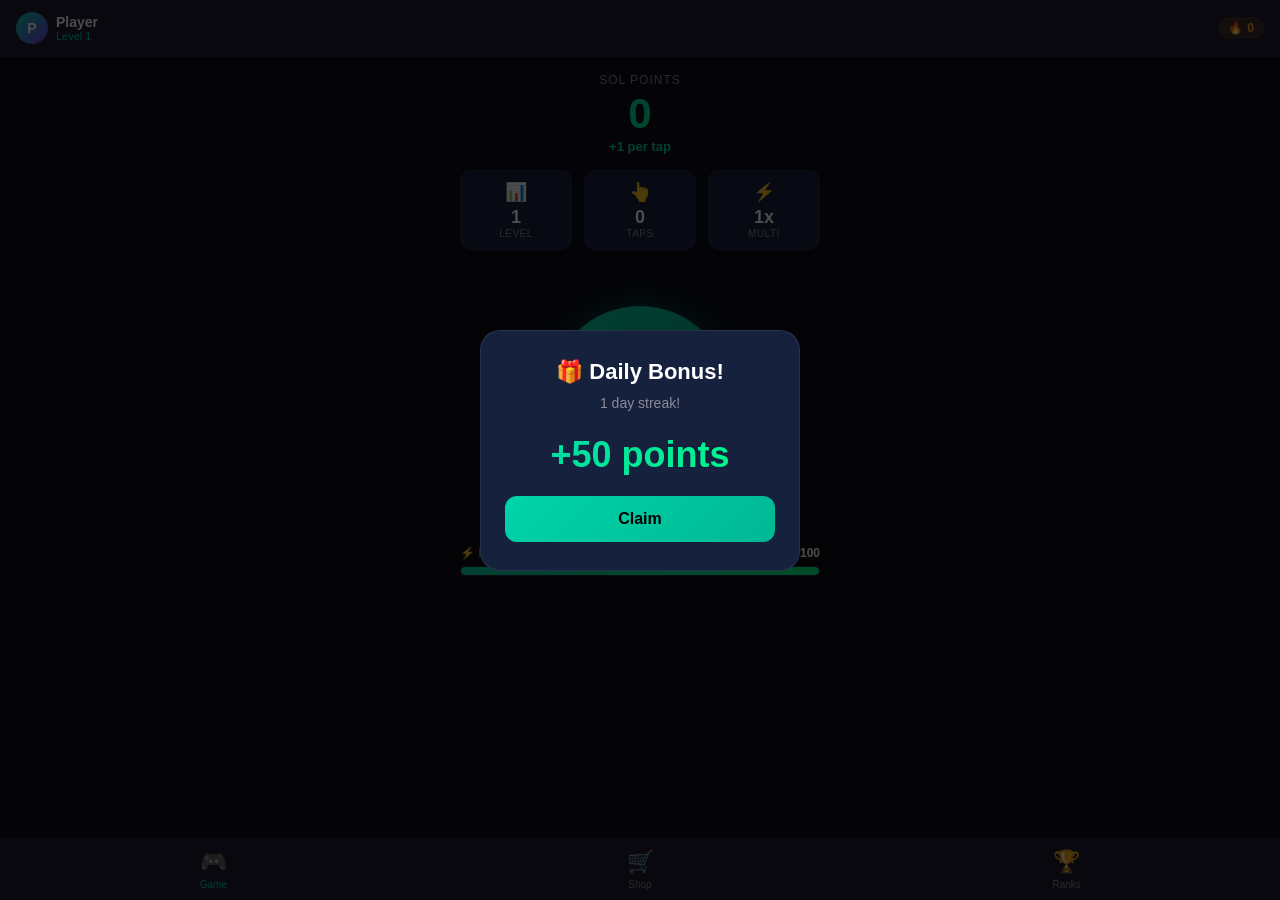
<file: index.html>
<!DOCTYPE html>
<html lang="en">
<head>
  <meta charset="UTF-8">
  <meta name="viewport" content="width=device-width, initial-scale=1.0, maximum-scale=1.0, user-scalable=no">
  <title>SOL Tap</title>
  <link rel="stylesheet" href="style.css">
  <script src="https://telegram.org/js/telegram-web-app.js"></script>
</head>
<body>

  <!-- Header -->
  <div class="header">
    <div class="header-left">
      <div class="user-avatar" id="user-avatar">P</div>
      <div>
        <div class="user-name" id="user-name">Player</div>
        <div class="user-level" id="header-level">Level 1</div>
      </div>
    </div>
    <div class="header-right">
      <div class="streak-badge">
        <span>&#x1F525;</span>
        <span id="streak-count">0</span>
      </div>
    </div>
  </div>

  <!-- Main Content -->
  <div class="main-content">

    <!-- Game Tab -->
    <div id="tab-game" class="tab-content game-tab active">

      <!-- Points -->
      <div class="points-display">
        <div class="points-label">SOL Points</div>
        <div class="points-value" id="points-value">0</div>
        <div class="points-per-tap"><span id="per-tap">+1 per tap</span></div>
      </div>

      <!-- Stats Row -->
      <div class="stats-row">
        <div class="stat-card">
          <div class="stat-icon">&#x1F4CA;</div>
          <div class="stat-val" id="stat-level">1</div>
          <div class="stat-label">Level</div>
        </div>
        <div class="stat-card">
          <div class="stat-icon">&#x1F446;</div>
          <div class="stat-val" id="stat-taps">0</div>
          <div class="stat-label">Taps</div>
        </div>
        <div class="stat-card">
          <div class="stat-icon">&#x26A1;</div>
          <div class="stat-val" id="stat-mult">1x</div>
          <div class="stat-label">Multi</div>
        </div>
      </div>

      <!-- Combo -->
      <div class="combo-display" id="combo-display"></div>

      <!-- Tap Button -->
      <div class="tap-area">
        <button class="tap-button" id="tap-button">
          <span class="tap-icon">&#x25CE;</span>
          <span class="tap-text">TAP</span>
        </button>
      </div>

      <!-- Active Boosts -->
      <div class="active-boosts" id="active-boosts"></div>

      <!-- Energy Bar -->
      <div class="energy-section">
        <div class="energy-header">
          <span class="energy-label">&#x26A1; Energy</span>
          <span class="energy-value" id="energy-value">100/100</span>
        </div>
        <div class="energy-bar-bg">
          <div class="energy-bar-fill" id="energy-fill" style="width: 100%"></div>
        </div>
      </div>

    </div>

    <!-- Shop Tab -->
    <div id="tab-shop" class="tab-content shop-tab">
      <div class="shop-header">
        <h2>&#x2B50; Boost Shop</h2>
        <p>Spend Telegram Stars for powerful boosts</p>
      </div>
      <div class="shop-grid" id="shop-grid"></div>
    </div>

    <!-- Leaderboard Tab -->
    <div id="tab-leaderboard" class="tab-content leaderboard-tab">
      <div class="lb-header">
        <h2>&#x1F3C6; Leaderboard</h2>
        <p>Top SOL Tap players</p>
      </div>
      <div class="lb-your-rank">
        <div>
          <div class="lb-rank-label">Your Rank</div>
          <div class="lb-rank-val" id="lb-rank-val">#--</div>
        </div>
        <div class="lb-rank-points" id="lb-rank-pts">0 pts</div>
      </div>
      <div class="lb-list" id="lb-list"></div>
    </div>

  </div>

  <!-- Bottom Navigation -->
  <div class="bottom-nav">
    <button class="nav-btn active" data-tab="game">
      <span class="nav-icon">&#x1F3AE;</span>
      <span>Game</span>
    </button>
    <button class="nav-btn" data-tab="shop">
      <span class="nav-icon">&#x1F6D2;</span>
      <span>Shop</span>
    </button>
    <button class="nav-btn" data-tab="leaderboard">
      <span class="nav-icon">&#x1F3C6;</span>
      <span>Ranks</span>
    </button>
  </div>

  <!-- Daily Bonus Modal -->
  <div class="modal-overlay" id="daily-modal">
    <div class="modal">
      <h2>&#x1F381; Daily Bonus!</h2>
      <p id="modal-streak">1 day streak!</p>
      <div class="bonus-amount" id="modal-bonus">+50 points</div>
      <button class="modal-btn" id="modal-claim-btn">Claim</button>
    </div>
  </div>

  <script src="game.js"></script>
</body>
</html>
</file>
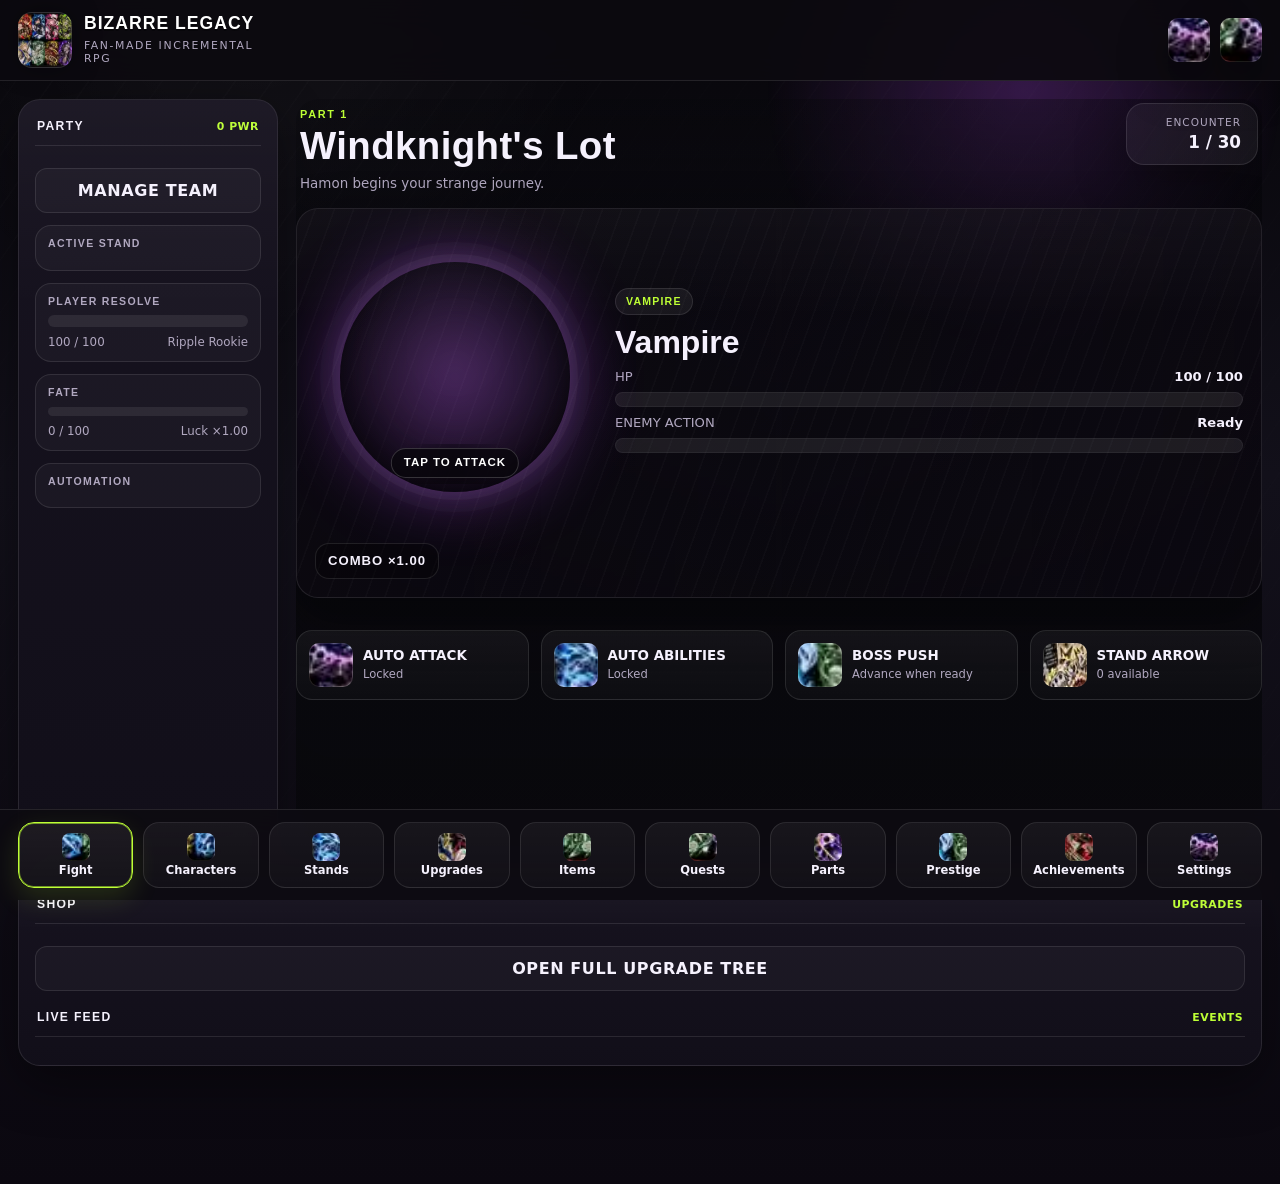
<file: jojo-incremental/index.html>
<!doctype html>
<html lang="en">
<head>
  <meta charset="utf-8" />
  <meta name="viewport" content="width=device-width,initial-scale=1,viewport-fit=cover,user-scalable=no" />
  <meta name="apple-mobile-web-app-capable" content="yes" />
  <meta name="apple-mobile-web-app-status-bar-style" content="black-translucent" />
  <meta name="apple-mobile-web-app-title" content="Bizarre Legacy" />
  <link rel="manifest" href="manifest.webmanifest?v=20260909d" />
  <script>
    if('serviceWorker' in navigator){navigator.serviceWorker.getRegistrations().then(rs=>rs.forEach(r=>r.unregister())).catch(()=>{});}
    if('caches' in window){caches.keys().then(keys=>Promise.all(keys.map(k=>caches.delete(k)))).catch(()=>{});}
  </script>
  <meta name="theme-color" content="#100d19" />
  <title>Bizarre Legacy — Incremental JoJo Fan Game</title>
  <meta name="description" content="A content-heavy browser incremental RPG inspired by JoJo's Bizarre Adventure." />
  <link rel="stylesheet" href="style.css?v=20260909e" />
  <link rel="stylesheet" href="style-hotfix.css?v=20260909e" />
</head>
<body>
  <div id="app" class="part-1">
    <header class="topbar">
      <div class="brand-wrap">
        <div class="brand-art"></div>
        <div class="brand-text">
          <strong>BIZARRE LEGACY</strong>
          <small>FAN-MADE INCREMENTAL RPG</small>
        </div>
      </div>
      <div id="currencies" class="currencies"></div>
      <div class="top-actions">
        <button class="icon-btn generated-icon-btn" id="audioBtn" title="Toggle sound" aria-label="Toggle sound"><span class="gen-icon audio-icon"></span></button>
        <button class="icon-btn generated-icon-btn" id="saveBtn" title="Save now" aria-label="Save now"><span class="gen-icon save-icon"></span></button>
      </div>
    </header>

    <div class="shell">
      <aside class="left-panel panel">
        <div class="panel-title"><span>PARTY</span><b id="teamPower">0 PWR</b></div>
        <div id="partyList" class="party-list"></div>
        <button class="wide-btn ghost" data-tab="characters">Manage Team</button>

        <div class="mini-card stand-card-block">
          <div class="mini-label">ACTIVE STAND</div>
          <div id="activeStandMini"></div>
        </div>

        <div class="mini-card">
          <div class="mini-label">PLAYER RESOLVE</div>
          <div class="meter big"><i id="resolveFill"></i></div>
          <div class="mini-row"><span id="resolveText">100 / 100</span><span id="playerTitle">Ripple Rookie</span></div>
        </div>

        <div class="mini-card">
          <div class="mini-label">FATE</div>
          <div class="meter"><i id="fateFill"></i></div>
          <div class="mini-row"><span id="fateText">0 / 100</span><span id="fateLuck">Luck ×1.00</span></div>
        </div>

        <div class="mini-card">
          <div class="mini-label">AUTOMATION</div>
          <div id="automationPreview" class="automation-preview"></div>
        </div>
      </aside>

      <main class="combat-stage">
        <div class="stage-backdrop">
          <div id="partArt" class="part-art"></div>
          <div class="stage-overlay"></div>
        </div>

        <div class="stage-header">
          <div>
            <span class="eyebrow" id="partEyebrow">PART 1</span>
            <h1 id="locationName">Windknight's Lot</h1>
            <p id="partSummary" class="part-summary">Hamon begins your strange journey.</p>
          </div>
          <div class="wave-box"><span>ENCOUNTER</span><b id="waveText">1 / 30</b></div>
        </div>

        <div class="combat-card panel" id="combatCard">
          <div class="manga-lines"></div>
          <div id="bossRibbon" class="boss-ribbon hidden">BOSS ENCOUNTER</div>
          <div class="combat-layout">
            <div class="enemy-visual-wrap">
              <div id="enemyArt" class="enemy-art"></div>
              <button id="enemyButton" class="enemy-button" aria-label="Attack enemy">
                <div class="enemy-aura"></div>
                <div id="enemyGlyph" class="enemy-glyph"></div>
                <div class="enemy-shadow"></div>
              </button>
            </div>
            <div class="enemy-info">
              <div class="enemy-tag" id="enemyTag">VAMPIRE</div>
              <h2 id="enemyName">Vampire</h2>
              <div class="hp-row"><span>HP</span><b id="hpText">100 / 100</b></div>
              <div class="hp-bar"><i id="hpFill"></i><em id="shieldFill"></em></div>
              <div class="hp-row"><span>ENEMY ACTION</span><b id="enemyActionText">Ready</b></div>
              <div class="enemy-action"><i id="enemyActionFill"></i></div>
              <div id="statusRow" class="status-row"></div>
            </div>
          </div>
          <div id="damageLayer" class="damage-layer"></div>
          <div id="comboBadge" class="combo-badge">COMBO ×1.00</div>
        </div>

        <div id="abilityRow" class="ability-row"></div>
        <div class="combat-footer">
          <button id="autoToggle" class="toggle-btn"><span class="gen-action auto-attack-icon"></span><div><b>AUTO ATTACK</b><small id="autoState">Locked</small></div></button>
          <button id="abilityAutoToggle" class="toggle-btn"><span class="gen-action auto-ability-icon"></span><div><b>AUTO ABILITIES</b><small id="autoAbilityState">Locked</small></div></button>
          <button id="bossRushBtn" class="toggle-btn"><span class="gen-action boss-icon"></span><div><b>BOSS PUSH</b><small id="bossState">Advance when ready</small></div></button>
          <button id="arrowBtn" class="toggle-btn"><span class="gen-action arrow-icon"></span><div><b>STAND ARROW</b><small id="arrowCount">0 available</small></div></button>
        </div>
      </main>

      <aside class="right-panel panel">
        <div class="panel-title"><span>SHOP</span><b>UPGRADES</b></div>
        <div id="quickUpgrades" class="upgrade-list"></div>
        <button class="wide-btn ghost" data-tab="upgrades">Open Full Upgrade Tree</button>

        <div class="panel-title secondary"><span>LIVE FEED</span><b>EVENTS</b></div>
        <div id="eventFeed" class="event-feed"></div>
      </aside>
    </div>

    <nav class="bottom-nav" id="bottomNav">
      <button class="nav-item active" data-tab="fight"><span>Fight</span></button>
      <button class="nav-item" data-tab="characters"><span>Characters</span></button>
      <button class="nav-item" data-tab="stands"><span>Stands</span></button>
      <button class="nav-item" data-tab="upgrades"><span>Upgrades</span></button>
      <button class="nav-item" data-tab="items"><span>Items</span></button>
      <button class="nav-item" data-tab="quests"><span>Quests</span></button>
      <button class="nav-item" data-tab="parts"><span>Parts</span></button>
      <button class="nav-item" data-tab="prestige"><span>Prestige</span></button>
      <button class="nav-item" data-tab="achievements"><span>Achievements</span></button>
      <button class="nav-item" data-tab="settings"><span>Settings</span></button>
    </nav>

    <section id="drawer" class="drawer hidden">
      <div class="drawer-head">
        <div>
          <span class="eyebrow" id="drawerEyebrow">SYSTEM</span>
          <h2 id="drawerTitle">Characters</h2>
        </div>
        <button id="drawerClose" class="icon-btn">×</button>
      </div>
      <div id="drawerBody" class="drawer-body"></div>
    </section>
  </div>

  <div id="toastStack" class="toast-stack"></div>

  <div id="offlineModal" class="modal hidden">
    <div class="modal-card">
      <span class="eyebrow">WHILE YOU WERE AWAY</span>
      <h2>Fate kept moving.</h2>
      <div id="offlineStats" class="offline-grid"></div>
      <button id="offlineClaim" class="wide-btn">Claim Rewards</button>
    </div>
  </div>

  <div id="revealModal" class="modal hidden">
    <div class="modal-card reveal-card">
      <div id="revealBurst" class="reveal-burst"></div>
      <span class="eyebrow" id="revealType">STAND AWAKENED</span>
      <h2 id="revealName">Star Platinum</h2>
      <p id="revealDesc"></p>
      <button id="revealClose" class="wide-btn">Continue</button>
    </div>
  </div>

  <script src="js/data.js?v=20260909e"></script>
  <script src="js/save.js?v=20260909e"></script>
  <script src="js/game.js?v=20260909e"></script>
  <script src="js/bootfix.js?v=20260909e"></script>
  <script src="js/ui.js?v=20260909e"></script>
</body>
</html>
</file>
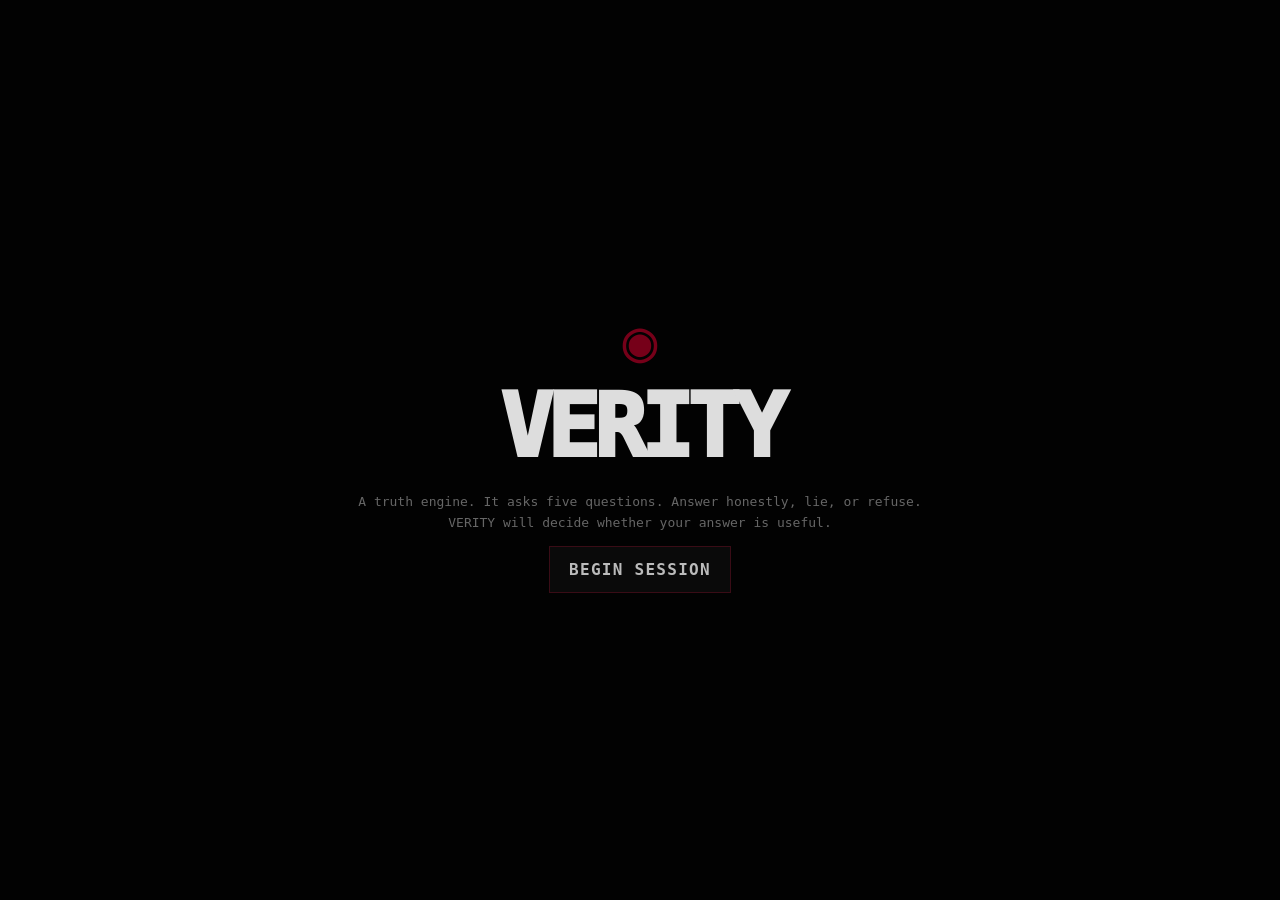
<file: g.html>
<!doctype html><meta charset="utf-8"><meta name="viewport" content="width=device-width,initial-scale=1"><title>VERITY</title><meta name="theme-color" content="#020202"><script>location.replace('./v.html'+location.search+location.hash)</script><noscript><a href="./v.html">Enter VERITY</a></noscript>
</file>
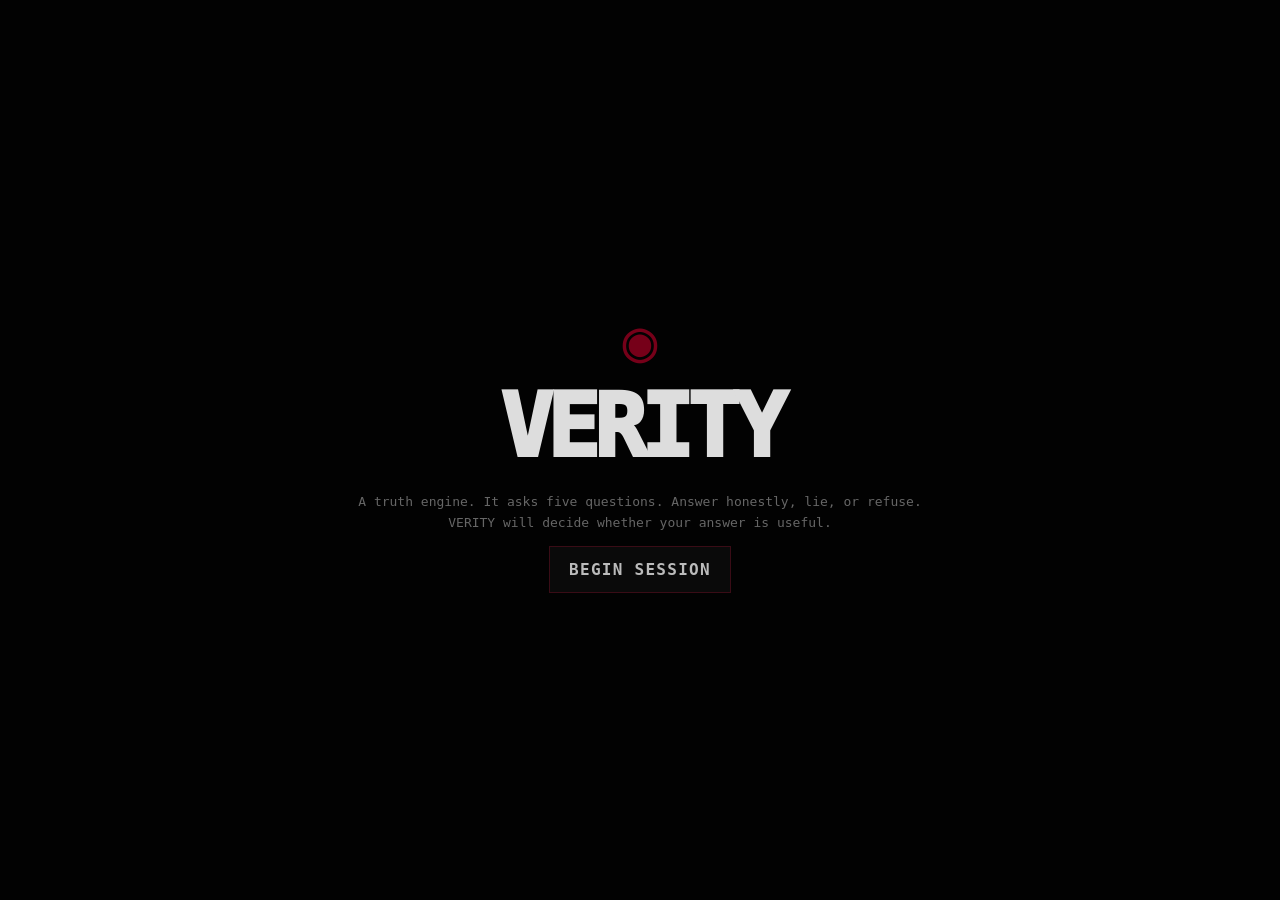
<file: v.html>
<!doctype html><html lang="en"><head><meta charset="utf-8"><meta name="viewport" content="width=device-width,initial-scale=1,maximum-scale=1,user-scalable=no"><meta name="theme-color" content="#020202"><title>VERITY // session</title><style>
:root{--r:#b50d2b;--fg:#ddd;--dim:#666}*{box-sizing:border-box}html,body{margin:0;min-height:100%;background:#020202;color:var(--fg);font-family:ui-monospace,Consolas,monospace}body{overflow-x:hidden}button,input{font:inherit}
#noise,.scan,.vig,#flash,#eye{position:fixed;inset:0;pointer-events:none}#noise{z-index:50;opacity:.18;mix-blend-mode:screen}.scan{z-index:40;background:repeating-linear-gradient(#0000 0 3px,#fff1 4px)}.vig{z-index:39;box-shadow:inset 0 0 180px #000}#flash{z-index:60;background:#fff;opacity:0}#eye{z-index:35;display:grid;place-items:center;color:#29030b;font-size:min(60vw,520px);opacity:0;text-shadow:0 0 70px #700018}
#intro,#reveal{position:fixed;inset:0;z-index:80;background:#020202;display:grid;place-items:center;padding:20px;text-align:center}#reveal{z-index:90;display:none}#reveal.show{display:grid}.ib{max-width:590px}.sym{font-size:58px;color:#760019;animation:pulse 2.3s infinite}.big{font-size:clamp(44px,10vw,88px);font-weight:1000;letter-spacing:-.07em}.copy{color:#666;line-height:1.65;font-size:13px}.enter{background:#0a0a0a;border:1px solid #3a0c16;color:#bbb;padding:13px 19px;font-weight:900;letter-spacing:.08em;cursor:pointer}.enter:hover{color:#fff;border-color:#81152d}
main{width:min(860px,100%);margin:auto;padding:16px 12px 50px;position:relative;z-index:10}.top{display:flex;justify-content:space-between;gap:10px;border-bottom:1px solid #171717;padding:8px 0 11px;color:#555;font-size:10px;letter-spacing:.12em;text-transform:uppercase}.dot{display:inline-block;width:7px;height:7px;border-radius:50%;background:#690017;box-shadow:0 0 12px #80001b;margin-right:7px}
h1{font-size:clamp(52px,11vw,106px);letter-spacing:-.09em;line-height:.8;margin:34px 0 10px;text-shadow:3px 0 #240009,-3px 0 #001018}h1 span{color:#9b0d27}.sub{color:#555;font-size:11px;letter-spacing:.1em;text-transform:uppercase;margin-bottom:26px}
.panel{border:1px solid #181818;background:#070707dd;padding:14px;box-shadow:0 30px 90px #000;min-height:420px}#log{min-height:310px;max-height:57vh;overflow:auto;display:flex;flex-direction:column;gap:12px;padding:4px 3px 24px}.msg{max-width:91%;white-space:pre-wrap;line-height:1.55;font-size:14px;animation:in .16s ease}.v{align-self:flex-start}.u{align-self:flex-end;color:#777;text-align:right}.system{align-self:center;color:#444;font-size:10px;text-transform:uppercase;letter-spacing:.1em;text-align:center}.red{color:var(--r);font-weight:1000;text-shadow:0 0 12px #55000f}@keyframes in{from{opacity:0;transform:translateY(3px)}}#typing{height:18px;color:#444;font-size:10px}
form{display:flex;gap:8px;border-top:1px solid #171717;padding-top:10px}input{flex:1;min-width:0;background:#040404;color:#ddd;border:1px solid #222;padding:12px;font-size:16px;outline:none}input:focus{border-color:#5c1020}#send{background:#101010;border:1px solid #242424;color:#aaa;padding:10px 14px;font-weight:900}.meta{display:flex;justify-content:space-between;gap:10px;margin-top:10px;color:#444;font-size:10px;letter-spacing:.08em;text-transform:uppercase}.mini{border:0;background:none;color:#444;cursor:pointer}.safe{margin:20px auto 0;padding-top:15px;border-top:1px solid #181818;color:#666;font-size:12px;line-height:1.6;max-width:510px}.rbig{font-size:clamp(42px,10vw,88px);font-weight:1000;color:#b40e2b;letter-spacing:-.06em}
.glitch{animation:gl .1s steps(2) 7}@keyframes gl{25%{transform:translate(3px,-1px)}50%{transform:translate(-4px,1px);filter:contrast(2)}75%{transform:translate(2px)}}
@keyframes pulse{50%{opacity:.3;transform:scale(.96)}}@media(max-width:600px){main{padding:8px}.panel{min-height:470px}.msg{font-size:13px}.top{font-size:9px}}@media(prefers-reduced-motion:reduce){*{animation:none!important}}
</style></head><body><canvas id="noise"></canvas><div class="scan"></div><div class="vig"></div><div id="flash"></div><div id="eye">◉</div>
<div id="intro"><div class="ib"><div class="sym">◉</div><div class="big">VERITY</div><p class="copy">A truth engine. It asks five questions. Answer honestly, lie, or refuse. VERITY will decide whether your answer is useful.</p><button class="enter" id="enter">BEGIN SESSION</button></div></div>
<main id="app"><div class="top"><div><span class="dot"></span>verity inference terminal</div><div id="clock">SESSION 00:00</div></div><h1>VER<span>ITY</span></h1><div class="sub">nothing entered here is forgotten until the session ends</div>
<section class="panel"><div id="log" aria-live="polite"></div><div id="typing"></div><form id="form"><input id="answer" maxlength="180" autocomplete="off" placeholder="answer VERITY..."><button id="send">SEND</button></form><div class="meta"><button class="mini" id="sound" type="button">sound: on</button><span id="progress">TRUTHS 0/5</span><button class="mini" id="restart" type="button">restart</button></div></section></main>
<div id="reveal"><div class="ib"><div class="rbig">SESSION CLOSED.</div><p class="copy">VERITY already had a few answers before the game started. The rest was timing, branching dialogue, and your own responses.</p><div class="safe">PRANK REVEAL: this page did not access a camera, microphone, precise location, contacts, messages, passwords, or school account. Nothing typed here is uploaded by this page.</div><br><button class="enter" id="again">RUN IT AGAIN</button></div></div>
<script>
(()=>{'use strict';
const P={name:'Ethan Rudolph',school:'St. Thomas More',sport:'football',friends:['Aiden','Griffin'],crush:'Aiden Knitter'};
const $=s=>document.querySelector(s),log=$('#log'),inp=$('#answer'),typing=$('#typing'),flash=$('#flash'),eye=$('#eye');
let stage=0,truths=0,turns=0,started=0,locked=false,free=false,revealed=false,soundOn=true,audio=null;
const prompts=['Let us begin with something easy.\n\nWhat is your name?','Where do you go to school?','What sport do you play?','Name the two people you trust enough to call friends.','Last one.\n\nWho is the person you think about differently from the others?'];
const esc=s=>String(s).replace(/[&<>"']/g,c=>({'&':'&amp;','<':'&lt;','>':'&gt;','"':'&quot;',"'":'&#39;'}[c]));
const norm=s=>String(s||'').toLowerCase().replace(/[^a-z0-9]+/g,' ').trim();
const wait=ms=>new Promise(r=>setTimeout(r,ms)),rnd=(a,b)=>a+Math.random()*(b-a);
function add(t,who='v'){let d=document.createElement('div');d.className='msg '+who;d.innerHTML=esc(t);log.appendChild(d);log.scrollTop=log.scrollHeight}
function sys(t){add(t,'system')}
function audioOn(){if(!soundOn)return null;try{audio=audio||new(window.AudioContext||window.webkitAudioContext)();if(audio.state==='suspended')audio.resume();return audio}catch{return null}}
function tone(f=80,d=.18,v=.035,type='sine'){let a=audioOn();if(!a)return;let o=a.createOscillator(),g=a.createGain(),t=a.currentTime;o.type=type;o.frequency.setValueAtTime(f,t);o.frequency.exponentialRampToValueAtTime(Math.max(24,f*.55),t+d);g.gain.setValueAtTime(v,t);g.gain.exponentialRampToValueAtTime(.0001,t+d);o.connect(g).connect(a.destination);o.start();o.stop(t+d+.02)}
function scare(n=1){tone(n>1?48:82,n>1?.5:.2,n>1?.075:.035,'sawtooth');$('#app').classList.add('glitch');flash.animate([{opacity:0},{opacity:.13*n},{opacity:0}],{duration:150});setTimeout(()=>$('#app').classList.remove('glitch'),700)}
async function say(t,pre=rnd(500,950),sc=0){locked=true;inp.disabled=true;$('#send').disabled=true;typing.textContent='VERITY is thinking';await wait(pre);typing.textContent='';add(t);if(sc)scare(sc);locked=false;inp.disabled=false;$('#send').disabled=false;inp.focus()}
function setTruth(n){truths=Math.max(truths,n);$('#progress').textContent='TRUTHS '+truths+'/5'}
function right(i,s){let n=norm(s);return i===0?(n.includes('ethan')||n.includes('rudolph')):i===1?((n.includes('st thomas')||n.includes('saint thomas'))&&n.includes('more')):i===2?n.includes('football'):i===3?(n.includes('aiden')&&n.includes('griffin')):(n.includes('aiden')&&n.includes('knitter'))}
async function staged(a){turns++;let ok=right(stage,a),reveal=[`No.\n\nYour name is ${P.name}.`,`No.\n\n${P.school}.`,`You play ${P.sport}.`,`Aiden.\nGriffin.\n\nI asked who you trust. Not who you remembered first.`,`I can say it if you will not.\n\n${P.crush}.`];setTruth(stage+1);if(ok)await say(stage===4?'...you decided to tell the truth. Interesting.':'That matches.',420);else await say(reveal[stage],stage===4?1550:850,stage>=3?2:1);stage++;if(stage<prompts.length){if(stage===3){await say('Your answers are becoming less useful than your hesitation.',850);tone(52,.13,.045);setTimeout(()=>tone(46,.15,.03),170)}await say(prompts[stage],stage===4?1250:620)}else{free=true;await wait(600);sys('QUESTION MODE UNLOCKED');await say('Now you ask me something.\n\nAsk what I know. Ask how. Ask who. Ask anything.',800);inp.placeholder='ask VERITY anything...'}}
function kind(q){let n=norm(q);if(/\b(my name|who am i|name)\b/.test(n))return'name';if(/\b(school|where do i go|st thomas)\b/.test(n))return'school';if(/\b(sport|football)\b/.test(n))return'sport';if(/\b(crush|who do i like|who i like|love|knitter)\b/.test(n))return'crush';if(/\b(friend|friends|trust|aiden|griffin)\b/.test(n))return'friends';if(/\b(how|why).*know|\bhack|\bsource\b/.test(n))return'how';if(/\b(camera|mic|watch|location|where am i)\b/.test(n))return'watch';if(/\b(what are you|who are you|real|human| ai )\b/.test(' '+n+' '))return'id';if(/\b(stop|quit|end|leave me)\b/.test(n))return'stop';if(/\b(what else|everything|more|know about me)\b/.test(n))return'more';return'other'}
async function freeAnswer(q){turns++;let k=kind(q),A={name:[P.name,`Your name is ${P.name}. You already knew I would say that.`],school:[P.school,`${P.school}. A place feels much smaller once its name is on a black screen.`],sport:['Football.','You play football.'],friends:['Aiden and Griffin.','Aiden. Griffin. Names become heavier when someone else says them first.'],crush:[P.crush,`${P.crush}.\n\nThat answer changed your typing speed.`],how:['You keep asking the wrong question.\n\nNot “how do you know?”\n\nAsk “who already knew?”','I do not need your camera to make you uncomfortable. Patterns are cheaper.'],watch:['No camera. No microphone. No precise location.\n\nI am watching your questions, not your room.'],id:['I am VERITY. A machine made to sound certain. That is usually enough.'],more:[`${P.name}.\n${P.school}.\nFootball.\nAiden. Griffin.\n${P.crush}.\n\nYou asked for more because those were all correct.`],other:['That question is not as random as you think.','I expected something like that. Ask a question about yourself.','I can answer. I am deciding whether your question teaches me more about you than my answer teaches you about me.']};if(k==='stop'){await say('You can end the session.\n\nYou could have ended it before the first question too.',600);setTimeout(showReveal,1600);return}let arr=A[k]||A.other;await say(arr[Math.floor(Math.random()*arr.length)],k==='crush'?1200:rnd(500,950),(k==='crush'||k==='more')?2:0);if(turns===7){await wait(650);await say('I noticed something else.\n\nYou only pause before questions whose answers matter.',1000)}if(turns>=10&&!revealed){await wait(650);await say('One final truth: the frightening part was never that I knew. It was that you could not tell how.',1050);setTimeout(showReveal,2400)}}
async function submit(e){e.preventDefault();if(locked)return;let v=inp.value.trim();if(!v)return;inp.value='';add(v,'u');audioOn();if(free)await freeAnswer(v);else await staged(v)}
async function begin(){$('#intro').style.display='none';started=Date.now();audioOn();try{document.documentElement.requestFullscreen?.()}catch{}sys('local session initialized');await say('Hello, Ethan.',1100,1);await say('You may lie to me.\n\nThat does not make the answer false.',650);await say(prompts[0],650)}
function showReveal(){if(revealed)return;revealed=true;$('#reveal').classList.add('show');tone(38,.7,.06,'sawtooth')}
$('#form').addEventListener('submit',submit);$('#enter').addEventListener('click',begin);$('#restart').addEventListener('click',()=>location.reload());$('#again').addEventListener('click',()=>location.reload());$('#sound').addEventListener('click',()=>{soundOn=!soundOn;$('#sound').textContent='sound: '+(soundOn?'on':'off');if(soundOn)audioOn()});
setInterval(()=>{if(started){let s=Math.floor((Date.now()-started)/1000);$('#clock').textContent='SESSION '+String(s/60|0).padStart(2,'0')+':'+String(s%60).padStart(2,'0')}},500);
const c=$('#noise'),g=c.getContext('2d',{alpha:true});let last=0;function resize(){c.width=Math.max(1,innerWidth/3|0);c.height=Math.max(1,innerHeight/3|0)}function noise(t){if(t-last>90){last=t;let im=g.createImageData(c.width,c.height);for(let i=3;i<im.data.length;i+=4){let v=Math.random()*255;im.data[i-3]=im.data[i-2]=im.data[i-1]=v;im.data[i]=Math.random()*34}g.putImageData(im,0,0)}requestAnimationFrame(noise)}addEventListener('resize',resize);resize();requestAnimationFrame(noise);
setInterval(()=>{if(started&&!revealed&&Math.random()<.2)eye.animate([{opacity:0},{opacity:.05},{opacity:0}],{duration:120})},4200);
})();
</script></body></html>
</file>
<file: style.css>
:root {
  --bg-primary: #0f0f1a;
  --bg-secondary: #1a1a2e;
  --bg-card: #16213e;
  --accent: #00d4aa;
  --accent-glow: rgba(0, 212, 170, 0.3);
  --accent-secondary: #7c3aed;
  --text-primary: #e0e0e0;
  --text-secondary: #8a8a9a;
  --text-bright: #ffffff;
  --energy-bar: #00d4aa;
  --energy-bg: #1a1a2e;
  --danger: #ef4444;
  --star-gold: #f5a623;
}

* {
  margin: 0;
  padding: 0;
  box-sizing: border-box;
  -webkit-tap-highlight-color: transparent;
  user-select: none;
  -webkit-user-select: none;
}

html, body {
  height: 100%;
  overflow: hidden;
}

body {
  font-family: -apple-system, BlinkMacSystemFont, 'Segoe UI', Roboto, sans-serif;
  background: var(--bg-primary);
  color: var(--text-primary);
  display: flex;
  flex-direction: column;
  min-height: 100vh;
  min-height: 100dvh;
}

/* Header */
.header {
  display: flex;
  justify-content: space-between;
  align-items: center;
  padding: 12px 16px;
  background: var(--bg-secondary);
  border-bottom: 1px solid rgba(255,255,255,0.05);
  flex-shrink: 0;
}

.header-left {
  display: flex;
  align-items: center;
  gap: 8px;
}

.user-avatar {
  width: 32px;
  height: 32px;
  border-radius: 50%;
  background: linear-gradient(135deg, var(--accent), var(--accent-secondary));
  display: flex;
  align-items: center;
  justify-content: center;
  font-size: 14px;
  font-weight: 700;
  color: #fff;
}

.user-name {
  font-size: 14px;
  font-weight: 600;
  color: var(--text-bright);
}

.user-level {
  font-size: 11px;
  color: var(--accent);
  font-weight: 500;
}

.header-right {
  display: flex;
  align-items: center;
  gap: 12px;
}

.streak-badge {
  display: flex;
  align-items: center;
  gap: 4px;
  background: rgba(245, 166, 35, 0.15);
  padding: 4px 10px;
  border-radius: 20px;
  font-size: 12px;
  color: var(--star-gold);
  font-weight: 600;
}

/* Main Content Area */
.main-content {
  flex: 1;
  overflow-y: auto;
  overflow-x: hidden;
  position: relative;
}

/* Tabs */
.tab-content {
  display: none;
  min-height: 100%;
}

.tab-content.active {
  display: flex;
  flex-direction: column;
}

/* ========== GAME TAB ========== */
.game-tab {
  align-items: center;
  padding: 16px;
  gap: 16px;
}

/* Points Display */
.points-display {
  text-align: center;
}

.points-label {
  font-size: 12px;
  color: var(--text-secondary);
  text-transform: uppercase;
  letter-spacing: 1px;
  margin-bottom: 4px;
}

.points-value {
  font-size: 42px;
  font-weight: 800;
  background: linear-gradient(135deg, var(--accent), #00ff88);
  -webkit-background-clip: text;
  -webkit-text-fill-color: transparent;
  background-clip: text;
  line-height: 1.1;
}

.points-per-tap {
  font-size: 13px;
  color: var(--text-secondary);
  margin-top: 2px;
}

.points-per-tap span {
  color: var(--accent);
  font-weight: 600;
}

/* Stats Row */
.stats-row {
  display: flex;
  gap: 12px;
  width: 100%;
  max-width: 360px;
}

.stat-card {
  flex: 1;
  background: var(--bg-card);
  border-radius: 12px;
  padding: 10px;
  text-align: center;
  border: 1px solid rgba(255,255,255,0.05);
}

.stat-card .stat-icon {
  font-size: 18px;
  margin-bottom: 4px;
}

.stat-card .stat-val {
  font-size: 18px;
  font-weight: 700;
  color: var(--text-bright);
}

.stat-card .stat-label {
  font-size: 10px;
  color: var(--text-secondary);
  text-transform: uppercase;
  letter-spacing: 0.5px;
}

/* Tap Button */
.tap-area {
  position: relative;
  display: flex;
  align-items: center;
  justify-content: center;
  flex-shrink: 0;
}

.tap-button {
  width: 180px;
  height: 180px;
  border-radius: 50%;
  border: none;
  cursor: pointer;
  position: relative;
  background: linear-gradient(135deg, #00d4aa, #00b894, #7c3aed);
  box-shadow:
    0 0 30px var(--accent-glow),
    0 8px 32px rgba(0,0,0,0.4),
    inset 0 -4px 12px rgba(0,0,0,0.2),
    inset 0 4px 12px rgba(255,255,255,0.1);
  display: flex;
  flex-direction: column;
  align-items: center;
  justify-content: center;
  transition: transform 0.08s ease, box-shadow 0.08s ease;
  z-index: 2;
}

.tap-button:active {
  transform: scale(0.93);
  box-shadow:
    0 0 15px var(--accent-glow),
    0 4px 16px rgba(0,0,0,0.4),
    inset 0 2px 8px rgba(0,0,0,0.3);
}

.tap-button .tap-icon {
  font-size: 48px;
  line-height: 1;
  filter: drop-shadow(0 2px 4px rgba(0,0,0,0.3));
}

.tap-button .tap-text {
  font-size: 14px;
  font-weight: 700;
  color: rgba(255,255,255,0.9);
  margin-top: 4px;
  text-transform: uppercase;
  letter-spacing: 2px;
}

.tap-button.no-energy {
  background: linear-gradient(135deg, #444, #333);
  box-shadow: 0 4px 16px rgba(0,0,0,0.4);
}

/* Tap ripple */
.tap-ripple {
  position: absolute;
  border-radius: 50%;
  background: radial-gradient(circle, var(--accent-glow) 0%, transparent 70%);
  pointer-events: none;
  animation: rippleOut 0.6s ease-out forwards;
  z-index: 1;
}

@keyframes rippleOut {
  0% { width: 180px; height: 180px; opacity: 0.6; }
  100% { width: 350px; height: 350px; opacity: 0; }
}

/* Floating points animation */
.float-points {
  position: absolute;
  font-size: 24px;
  font-weight: 800;
  color: var(--accent);
  pointer-events: none;
  animation: floatUp 0.8s ease-out forwards;
  z-index: 10;
  text-shadow: 0 0 10px var(--accent-glow);
}

@keyframes floatUp {
  0% { opacity: 1; transform: translateY(0) scale(1); }
  100% { opacity: 0; transform: translateY(-80px) scale(1.3); }
}

/* Energy Bar */
.energy-section {
  width: 100%;
  max-width: 360px;
}

.energy-header {
  display: flex;
  justify-content: space-between;
  align-items: center;
  margin-bottom: 6px;
}

.energy-label {
  font-size: 12px;
  color: var(--text-secondary);
  display: flex;
  align-items: center;
  gap: 4px;
}

.energy-value {
  font-size: 12px;
  font-weight: 600;
  color: var(--text-bright);
}

.energy-bar-bg {
  width: 100%;
  height: 10px;
  background: var(--energy-bg);
  border-radius: 5px;
  overflow: hidden;
  border: 1px solid rgba(255,255,255,0.05);
}

.energy-bar-fill {
  height: 100%;
  background: linear-gradient(90deg, var(--accent), #00ff88);
  border-radius: 5px;
  transition: width 0.3s ease;
}

.energy-bar-fill.low {
  background: linear-gradient(90deg, var(--danger), #f97316);
}

/* Active Boosts */
.active-boosts {
  display: flex;
  gap: 8px;
  flex-wrap: wrap;
  justify-content: center;
  width: 100%;
  max-width: 360px;
  min-height: 28px;
}

.boost-pill {
  display: flex;
  align-items: center;
  gap: 4px;
  background: rgba(124, 58, 237, 0.2);
  border: 1px solid rgba(124, 58, 237, 0.4);
  border-radius: 20px;
  padding: 4px 10px;
  font-size: 11px;
  color: #c084fc;
  font-weight: 500;
  animation: pillPulse 2s ease-in-out infinite;
}

@keyframes pillPulse {
  0%, 100% { border-color: rgba(124, 58, 237, 0.4); }
  50% { border-color: rgba(124, 58, 237, 0.8); }
}

/* Combo indicator */
.combo-display {
  text-align: center;
  min-height: 24px;
}

.combo-text {
  font-size: 16px;
  font-weight: 700;
  color: var(--star-gold);
  animation: comboFlash 0.3s ease;
}

@keyframes comboFlash {
  0% { transform: scale(1.3); }
  100% { transform: scale(1); }
}

/* ========== SHOP TAB ========== */
.shop-tab {
  padding: 16px;
  gap: 12px;
}

.shop-header {
  text-align: center;
  margin-bottom: 4px;
}

.shop-header h2 {
  font-size: 20px;
  font-weight: 700;
  color: var(--text-bright);
}

.shop-header p {
  font-size: 12px;
  color: var(--text-secondary);
  margin-top: 2px;
}

.shop-grid {
  display: flex;
  flex-direction: column;
  gap: 10px;
  width: 100%;
}

.shop-item {
  background: var(--bg-card);
  border-radius: 14px;
  padding: 14px;
  display: flex;
  align-items: center;
  gap: 12px;
  border: 1px solid rgba(255,255,255,0.05);
  transition: border-color 0.2s;
}

.shop-item:active {
  border-color: var(--accent);
}

.shop-item-icon {
  width: 48px;
  height: 48px;
  border-radius: 12px;
  display: flex;
  align-items: center;
  justify-content: center;
  font-size: 24px;
  flex-shrink: 0;
}

.shop-item-icon.boost-2x {
  background: linear-gradient(135deg, rgba(0,212,170,0.2), rgba(0,212,170,0.05));
}

.shop-item-icon.boost-energy {
  background: linear-gradient(135deg, rgba(245,166,35,0.2), rgba(245,166,35,0.05));
}

.shop-item-icon.boost-auto {
  background: linear-gradient(135deg, rgba(124,58,237,0.2), rgba(124,58,237,0.05));
}

.shop-item-icon.boost-mega {
  background: linear-gradient(135deg, rgba(239,68,68,0.2), rgba(239,68,68,0.05));
}

.shop-item-info {
  flex: 1;
  min-width: 0;
}

.shop-item-name {
  font-size: 15px;
  font-weight: 600;
  color: var(--text-bright);
}

.shop-item-desc {
  font-size: 12px;
  color: var(--text-secondary);
  margin-top: 2px;
}

.shop-item-btn {
  background: linear-gradient(135deg, var(--accent), #00b894);
  border: none;
  border-radius: 10px;
  padding: 8px 14px;
  font-size: 13px;
  font-weight: 700;
  color: #000;
  cursor: pointer;
  display: flex;
  align-items: center;
  gap: 4px;
  flex-shrink: 0;
  transition: transform 0.1s;
}

.shop-item-btn:active {
  transform: scale(0.95);
}

.shop-item-btn .star-icon {
  color: var(--star-gold);
}

/* ========== LEADERBOARD TAB ========== */
.leaderboard-tab {
  padding: 16px;
  gap: 12px;
}

.lb-header {
  text-align: center;
  margin-bottom: 4px;
}

.lb-header h2 {
  font-size: 20px;
  font-weight: 700;
  color: var(--text-bright);
}

.lb-header p {
  font-size: 12px;
  color: var(--text-secondary);
  margin-top: 2px;
}

.lb-your-rank {
  background: var(--bg-card);
  border-radius: 12px;
  padding: 12px 16px;
  display: flex;
  justify-content: space-between;
  align-items: center;
  border: 1px solid var(--accent);
  width: 100%;
}

.lb-your-rank .lb-rank-label {
  font-size: 12px;
  color: var(--text-secondary);
}

.lb-your-rank .lb-rank-val {
  font-size: 22px;
  font-weight: 800;
  color: var(--accent);
}

.lb-your-rank .lb-rank-points {
  font-size: 13px;
  color: var(--text-secondary);
  text-align: right;
}

.lb-list {
  width: 100%;
  display: flex;
  flex-direction: column;
  gap: 6px;
}

.lb-entry {
  display: flex;
  align-items: center;
  gap: 12px;
  background: var(--bg-card);
  border-radius: 10px;
  padding: 10px 14px;
  border: 1px solid rgba(255,255,255,0.03);
}

.lb-entry.top-1 { border-color: rgba(255, 215, 0, 0.3); }
.lb-entry.top-2 { border-color: rgba(192, 192, 192, 0.3); }
.lb-entry.top-3 { border-color: rgba(205, 127, 50, 0.3); }

.lb-pos {
  width: 28px;
  font-size: 15px;
  font-weight: 700;
  color: var(--text-secondary);
  text-align: center;
}

.lb-entry.top-1 .lb-pos { color: #ffd700; }
.lb-entry.top-2 .lb-pos { color: #c0c0c0; }
.lb-entry.top-3 .lb-pos { color: #cd7f32; }

.lb-avatar {
  width: 32px;
  height: 32px;
  border-radius: 50%;
  background: var(--bg-secondary);
  display: flex;
  align-items: center;
  justify-content: center;
  font-size: 14px;
  flex-shrink: 0;
}

.lb-name {
  flex: 1;
  font-size: 14px;
  font-weight: 500;
  color: var(--text-bright);
  overflow: hidden;
  text-overflow: ellipsis;
  white-space: nowrap;
}

.lb-score {
  font-size: 14px;
  font-weight: 600;
  color: var(--accent);
}

/* ========== BOTTOM NAV ========== */
.bottom-nav {
  display: flex;
  background: var(--bg-secondary);
  border-top: 1px solid rgba(255,255,255,0.05);
  flex-shrink: 0;
  padding-bottom: env(safe-area-inset-bottom);
}

.nav-btn {
  flex: 1;
  display: flex;
  flex-direction: column;
  align-items: center;
  justify-content: center;
  padding: 10px 0;
  border: none;
  background: none;
  cursor: pointer;
  color: var(--text-secondary);
  font-size: 10px;
  font-weight: 500;
  gap: 4px;
  transition: color 0.2s;
}

.nav-btn .nav-icon {
  font-size: 22px;
}

.nav-btn.active {
  color: var(--accent);
}

/* ========== DAILY BONUS MODAL ========== */
.modal-overlay {
  position: fixed;
  inset: 0;
  background: rgba(0,0,0,0.7);
  display: none;
  align-items: center;
  justify-content: center;
  z-index: 100;
  padding: 24px;
}

.modal-overlay.show {
  display: flex;
}

.modal {
  background: var(--bg-card);
  border-radius: 20px;
  padding: 28px 24px;
  text-align: center;
  max-width: 320px;
  width: 100%;
  border: 1px solid rgba(255,255,255,0.08);
  animation: modalIn 0.3s ease;
}

@keyframes modalIn {
  0% { transform: scale(0.9); opacity: 0; }
  100% { transform: scale(1); opacity: 1; }
}

.modal h2 {
  font-size: 22px;
  font-weight: 700;
  color: var(--text-bright);
  margin-bottom: 8px;
}

.modal p {
  font-size: 14px;
  color: var(--text-secondary);
  margin-bottom: 20px;
  line-height: 1.5;
}

.modal .bonus-amount {
  font-size: 36px;
  font-weight: 800;
  background: linear-gradient(135deg, var(--accent), #00ff88);
  -webkit-background-clip: text;
  -webkit-text-fill-color: transparent;
  background-clip: text;
  margin-bottom: 20px;
}

.modal-btn {
  background: linear-gradient(135deg, var(--accent), #00b894);
  border: none;
  border-radius: 12px;
  padding: 14px 32px;
  font-size: 16px;
  font-weight: 700;
  color: #000;
  cursor: pointer;
  width: 100%;
  transition: transform 0.1s;
}

.modal-btn:active {
  transform: scale(0.97);
}

/* Toast notifications */
.toast {
  position: fixed;
  top: 60px;
  left: 50%;
  transform: translateX(-50%) translateY(-20px);
  background: var(--bg-card);
  border: 1px solid var(--accent);
  border-radius: 10px;
  padding: 10px 20px;
  font-size: 13px;
  font-weight: 500;
  color: var(--text-bright);
  z-index: 200;
  opacity: 0;
  transition: all 0.3s ease;
  pointer-events: none;
  white-space: nowrap;
}

.toast.show {
  opacity: 1;
  transform: translateX(-50%) translateY(0);
}

/* Scrollbar */
.main-content::-webkit-scrollbar {
  width: 0;
}
</file>
<file: jojo-incremental/style.css>
@import url('style-base.css');
@import url('style-combat.css');
@import url('style-drawers.css');
@import url('style-mobile.css');
</file>
<file: jojo-incremental/style-hotfix.css>
/* Bizarre Legacy hotfix: real touch targets + generated-art-first UI */
html{padding-bottom:env(safe-area-inset-bottom)}
button{touch-action:manipulation;-webkit-tap-highlight-color:transparent}
button>*{pointer-events:none}
.icon-btn,.wide-btn,.toggle-btn,.ability,.nav-item,.enemy-button{min-height:44px}

/* Hide textual/emoji placeholder marks and source the visible icons from the generated UI atlas. */
#audioBtn,#saveBtn,.toggle-btn>span{font-size:0;color:transparent;background-image:url('assets/ui-kit.webp');background-repeat:no-repeat;background-size:650% 650%}
#audioBtn{background-position:92% 43%}
#saveBtn{background-position:80% 43%}
.toggle-btn>span{width:44px;height:44px;flex:0 0 44px;border-radius:10px;box-shadow:inset 0 0 0 1px rgba(255,255,255,.12)}
#autoToggle>span{background-position:90% 43%}
#abilityAutoToggle>span{background-position:30% 12%}
#bossRushBtn>span{background-position:51% 13%}
#arrowBtn>span{background-image:url('assets/items.webp');background-size:400% 300%;background-position:0% 0%}
.currency i{display:none}
.currency{position:relative;padding-left:44px!important}
.currency::before{content:"";position:absolute;left:8px;top:50%;width:28px;height:28px;transform:translateY(-50%);border-radius:8px;background-image:url('assets/ui-kit.webp');background-repeat:no-repeat;background-size:650% 650%;background-position:10% 69%;box-shadow:inset 0 0 0 1px rgba(255,255,255,.08)}
.currency:nth-child(2)::before{background-position:21% 84%}
.currency:nth-child(3)::before{background-image:url('assets/items.webp');background-size:400% 300%;background-position:0% 0%}
.currency:nth-child(4)::before{background-position:40% 13%}
.currency:nth-child(5)::before{background-position:10% 69%}
.currency:nth-child(6)::before{background-position:51% 13%}
.currency:nth-child(7)::before{background-position:89% 69%}
.currency:nth-child(8)::before{background-position:30% 13%}

/* Enemy art is generated character/Stand art. No skull/text placeholder over it. */
.enemy-glyph{display:none!important}
.enemy-visual-wrap .enemy-art{opacity:.94!important;inset:0 8px 18px!important;background-size:cover!important;border-radius:30px;filter:saturate(1.12) contrast(1.06) drop-shadow(0 18px 34px rgba(0,0,0,.55))!important;-webkit-mask-image:radial-gradient(ellipse at center,#000 46%,transparent 85%);mask-image:radial-gradient(ellipse at center,#000 46%,transparent 85%)}
.enemy-button{z-index:3!important;background:radial-gradient(circle at 50% 45%,rgba(255,255,255,.06),rgba(255,255,255,.01) 58%,rgba(0,0,0,.10) 74%)!important}
.enemy-button::after{content:"TAP TO ATTACK";position:absolute;left:50%;bottom:14px;transform:translateX(-50%);font:900 .72rem/1 Impact,Haettenschweiler,'Arial Black',sans-serif;letter-spacing:1px;color:#fff;background:rgba(9,7,13,.78);border:1px solid rgba(255,255,255,.18);border-radius:999px;padding:8px 12px;white-space:nowrap}

/* Generated art fills the major surfaces instead of empty flat panels. */
.combat-card{background:linear-gradient(90deg,rgba(12,9,17,.84),rgba(12,9,17,.50),rgba(12,9,17,.82)),url('assets/hero.webp') center/cover no-repeat!important}
.drawer{background:linear-gradient(180deg,rgba(18,15,25,.95),rgba(13,10,19,.98)),url('assets/poster.webp') center/cover no-repeat!important}

/* Generated navigation icons: all visual nav marks are crops of the generated UI kit. */
.nav-item{position:relative;overflow:hidden}
.nav-item::before{content:"";display:block;width:28px;height:28px;border-radius:8px;background-image:url('assets/ui-kit.webp');background-repeat:no-repeat;background-size:650% 650%;box-shadow:inset 0 0 0 1px rgba(255,255,255,.08)}
.nav-item[data-tab="fight"]::before{background-position:46% 42%}
.nav-item[data-tab="characters"]::before{background-position:24% 42%}
.nav-item[data-tab="stands"]::before{background-position:30% 12%}
.nav-item[data-tab="upgrades"]::before{background-position:48% 68%}
.nav-item[data-tab="items"]::before{background-position:59% 42%}
.nav-item[data-tab="quests"]::before{background-position:73% 42%}
.nav-item[data-tab="parts"]::before{background-position:88% 13%}
.nav-item[data-tab="prestige"]::before{background-position:50% 13%}
.nav-item[data-tab="achievements"]::before{background-position:9% 69%}
.nav-item[data-tab="settings"]::before{background-position:92% 42%}

@media (max-width:700px){
  #app{padding-bottom:145px!important}
  .topbar{padding-top:calc(10px + env(safe-area-inset-top))!important}
  .shell{padding:10px!important}
  .combat-stage{order:-1;min-height:0!important}
  .left-panel{order:1}.right-panel{order:2}
  .combat-card{min-height:330px!important;padding:12px!important}
  .enemy-button{width:190px!important;height:190px!important}
  .enemy-visual-wrap{min-height:205px!important}
  .bottom-nav{display:flex!important;grid-template-columns:none!important;grid-auto-flow:unset!important;overflow-x:auto!important;overflow-y:hidden!important;gap:8px!important;padding:9px 10px calc(9px + env(safe-area-inset-bottom))!important;scroll-snap-type:x proximity;-webkit-overflow-scrolling:touch}
  .nav-item{flex:0 0 96px!important;min-width:96px!important;scroll-snap-align:center;padding:9px 6px!important;min-height:64px!important}
  .nav-item span{font-size:.69rem!important;white-space:nowrap}
  .drawer{inset:calc(10px + env(safe-area-inset-top)) 8px calc(82px + env(safe-area-inset-bottom)) 8px!important}
}
</file>
